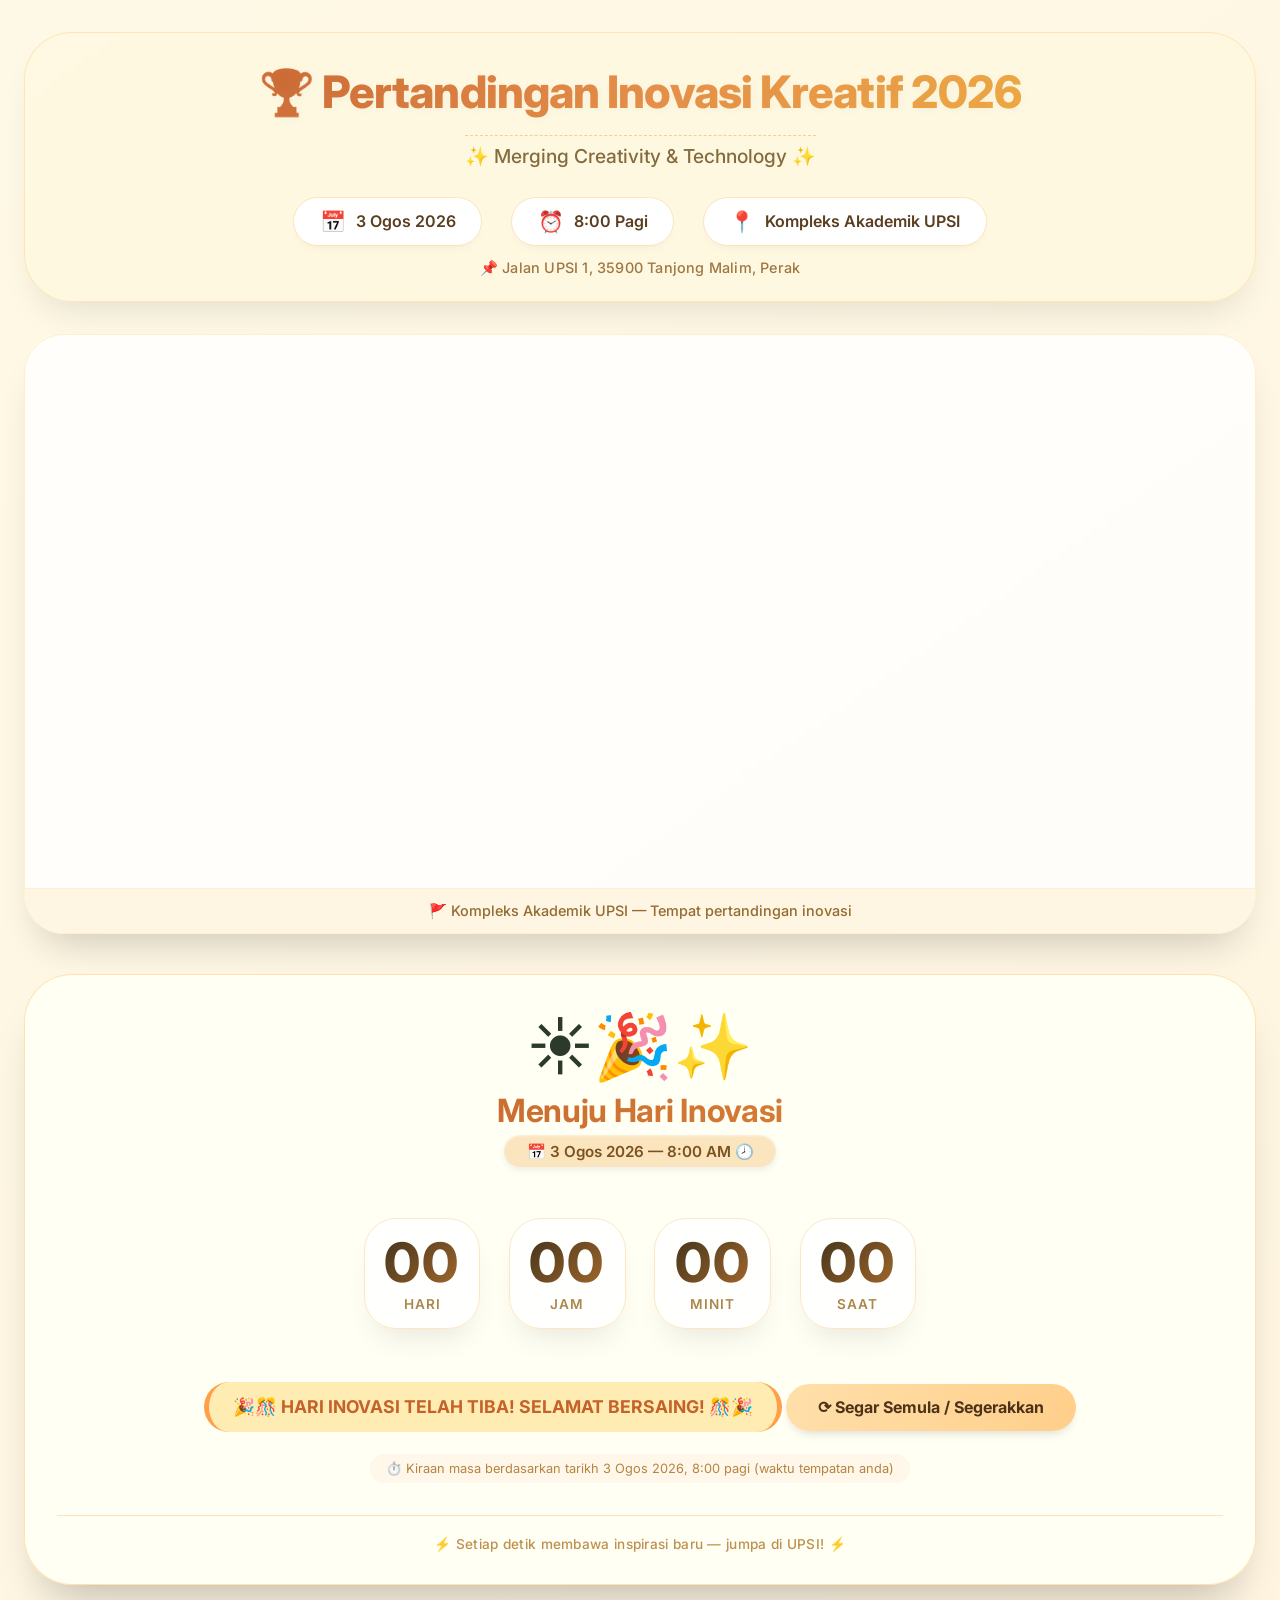
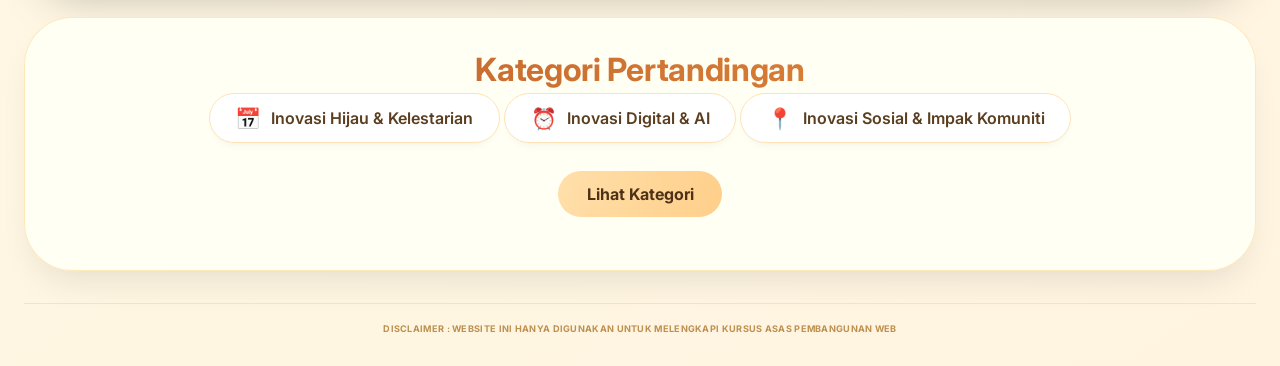
<file: index.html>
<!DOCTYPE html>
<html lang="en">
<head>
    <meta charset="UTF-8">
    <meta name="viewport" content="width=device-width, initial-scale=1.0, user-scalable=yes">
    <title>Inovasi 2026 | Countdown to Innovation Competition</title>
    <link rel="stylesheet" href="style.css">
    <link href="https://fonts.googleapis.com/css2?family=Inter:opsz,wght@14..32,300;14..32,400;14..32,600;14..32,700;14..32,800&display=swap" rel="stylesheet">
</head>
<body>
<div class="hero-container">
    <div class="event-spotlight">
        <h1>🏆 Pertandingan Inovasi Kreatif 2026</h1>
        <div class="tagline">✨ Merging Creativity & Technology ✨</div>
        <div class="info-panel">
            <div class="info-chip"><i>📅</i> 3 Ogos 2026</div>
            <div class="info-chip"><i>⏰</i> 8:00 Pagi</div>
            <div class="info-chip"><i>📍</i> Kompleks Akademik UPSI</div>
        </div>
        <div class="address-sub">
            📌 Jalan UPSI 1, 35900 Tanjong Malim, Perak
        </div>
    </div>

    <div class="map-card">
        <div class="map-container">
            <iframe title="UPSI Kompleks Akademik Map" src="https://www.google.com/maps/embed?pb=!1m14!1m8!1m3!1d1005.7163807392702!2d101.53234440311047!3d3.7242508147603353!3m2!1i1024!2i768!4f13.1!3m3!1m2!1s0x31cb89c69b82a3ab%3A0x7fa38dc86ca7823!2sKompleks%20Akademik%20UPSI!5e1!3m2!1sen!2smy!4v1777512122505!5m2!1sen!2smy" style="border:0;" allowfullscreen="" loading="lazy" referrerpolicy="no-referrer-when-downgrade"></iframe>
        </div>
        <div class="map-label">
            🚩 Kompleks Akademik UPSI — Tempat pertandingan inovasi
        </div>
    </div>

    <div class="countdown-card">
        <div class="event-icon">☀️🎉✨</div>
        <h2>Menuju Hari Inovasi</h2>
        <div class="date-badge">📅 3 Ogos 2026 — 8:00 AM 🕗</div>
        
        <div class="timer-grid">
            <div class="time-block">
                <div class="time-number" id="days">00</div>
                <div class="time-label">Hari</div>
            </div>
            <div class="time-block">
                <div class="time-number" id="hours">00</div>
                <div class="time-label">Jam</div>
            </div>
            <div class="time-block">
                <div class="time-number" id="minutes">00</div>
                <div class="time-label">Minit</div>
            </div>
            <div class="time-block">
                <div class="time-number" id="seconds">00</div>
                <div class="time-label">Saat</div>
            </div>
        </div>

        <div id="messageBox" class="celebration-message countdown-message">
            ⏳ Persediaan terakhir menjelang inovasi hebat!
        </div>
        <button id="refreshBtn">⟳ Segar Semula / Segerakkan</button>
        <div class="extra-note">
            ⏱️ Kiraan masa berdasarkan tarikh 3 Ogos 2026, 8:00 pagi (waktu tempatan anda)
        </div>
        <footer>⚡ Setiap detik membawa inspirasi baru — jumpa di UPSI! ⚡</footer>
    </div>
    <div class="kategori-grid">
    <h3>Kategori Pertandingan</h3>
        <div class="kategori-info">
            <div class="kategori-chip"><i>📅</i> Inovasi Hijau & Kelestarian</div>
            <div class="kategori-chip"><i>⏰</i> Inovasi Digital & AI</div>
            <div class="kategori-chip"><i>📍</i> Inovasi Sosial & Impak Komuniti</div>
            <div class="page-wrapper">
                <a href="kategori.html" class="foward-button">
                    Lihat Kategori
                </a>
            </div>
        </div>
    </div>
</div>
<script src="script.js"></script>
</body>
<footer>
    <h6>DISCLAIMER : WEBSITE INI HANYA DIGUNAKAN UNTUK MELENGKAPI KURSUS ASAS PEMBANGUNAN WEB</h6>
</footer>
</html>
</file>
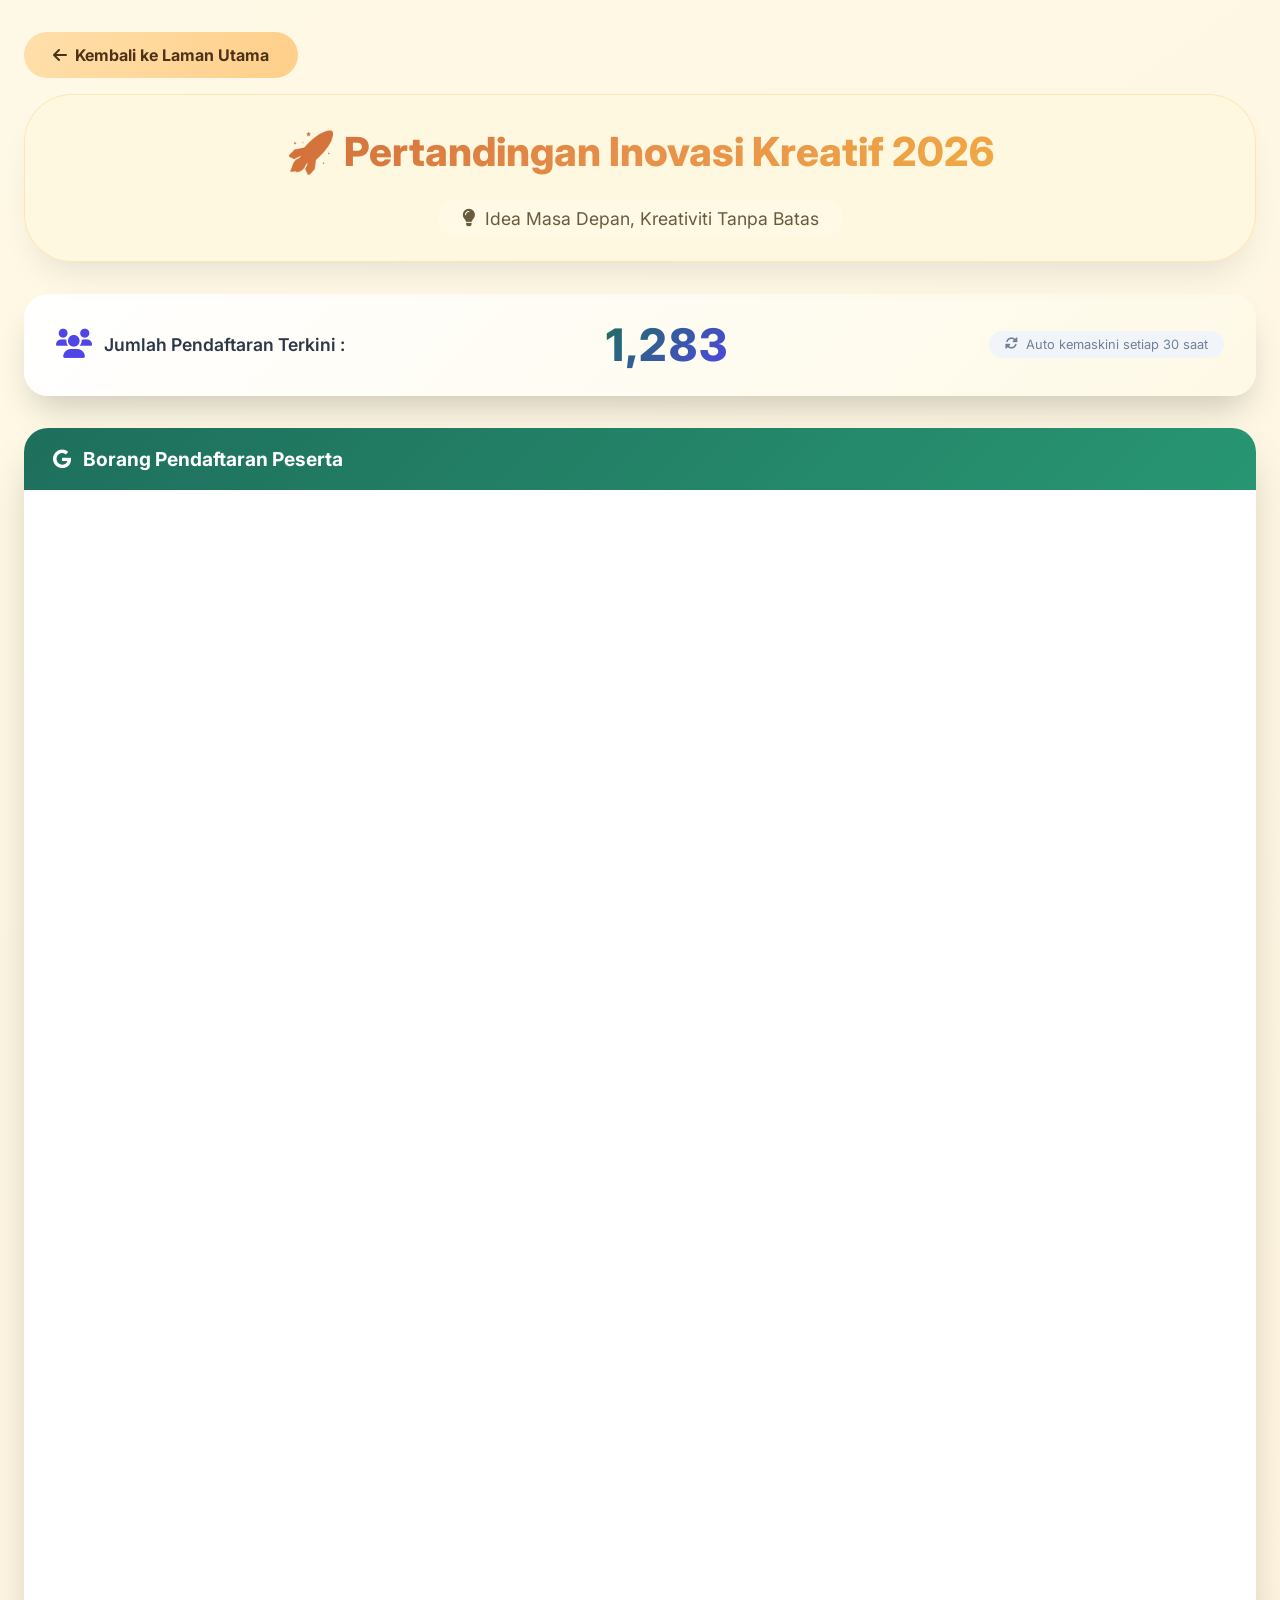
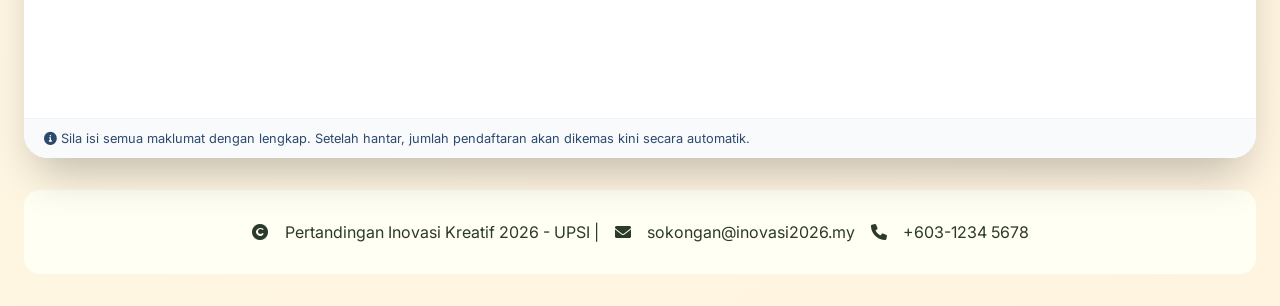
<file: daftar.html>
<!DOCTYPE html>
<html lang="ms">
<head>
  <meta charset="UTF-8">
  <meta name="viewport" content="width=device-width, initial-scale=1.0, user-scalable=yes">
  <title>Pendaftaran Pertandingan Inovasi Kreatif 2026</title>
  <link href="https://fonts.googleapis.com/css2?family=Inter:opsz,wght@14..32,300;14..32,400;14..32,600;14..32,700&display=swap" rel="stylesheet">
  <link rel="stylesheet" href="https://cdnjs.cloudflare.com/ajax/libs/font-awesome/6.0.0-beta3/css/all.min.css">
  <link rel="stylesheet" href="daftar_style.css">
</head>
<body>
<div class="page-wrapper">
  <a href="index.html" class="back-button">
    <i class="fas fa-arrow-left"></i> Kembali ke Laman Utama
  </a>
<div class="container">
  <div class="hero">
    <h1>🚀 Pertandingan Inovasi Kreatif 2026</h1>
    <div class="tagline"><i class="fas fa-lightbulb"></i> Idea Masa Depan, Kreativiti Tanpa Batas</div>
  </div>

  <div class="counter-card" id="counterWidget">
    <div class="total-label">
      <i class="fas fa-users"></i>
      <span>Jumlah Pendaftaran Terkini :</span>
    </div>
    <div id="countDisplay" class="total-number">--</div>
    <div class="refresh-badge">
      <i class="fas fa-sync-alt"></i>
      <span>Auto kemaskini setiap 30 saat</span>
    </div>
  </div>

  <div class="two-columns">
    <div class="form-wrapper">
      <div class="form-header">
        <i class="fab fa-google"></i> Borang Pendaftaran Peserta
      </div>
      <iframe class="google-embed" 
        src="https://docs.google.com/forms/d/e/1FAIpQLScdzursdjHnPolRwioUBZghKeZarFWtXrC18NtO7AqL7rSoCg/viewform?embedded=true" 
        title="Borang Pendaftaran Inovasi Kreatif 2026">
      </iframe>
      <div style="padding: 12px 20px; background:#f8fafc; font-size:0.8rem; border-top:1px solid #eef2ff; color:#2d4a6e;">
        <i class="fas fa-info-circle"></i> Sila isi semua maklumat dengan lengkap. Setelah hantar, jumlah pendaftaran akan dikemas kini secara automatik.
      </div>
    </div>
  </div>
  <div class="footer">
    <i class="fas fa-copyright"></i> Pertandingan Inovasi Kreatif 2026 - UPSI |<i class="fas fa-envelope"></i> sokongan@inovasi2026.my <i class="fas fa-phone"></i> +603-1234 5678
  </div>
</div>
<script src="daftar_script.js"></script>
</body>
</html>
</file>
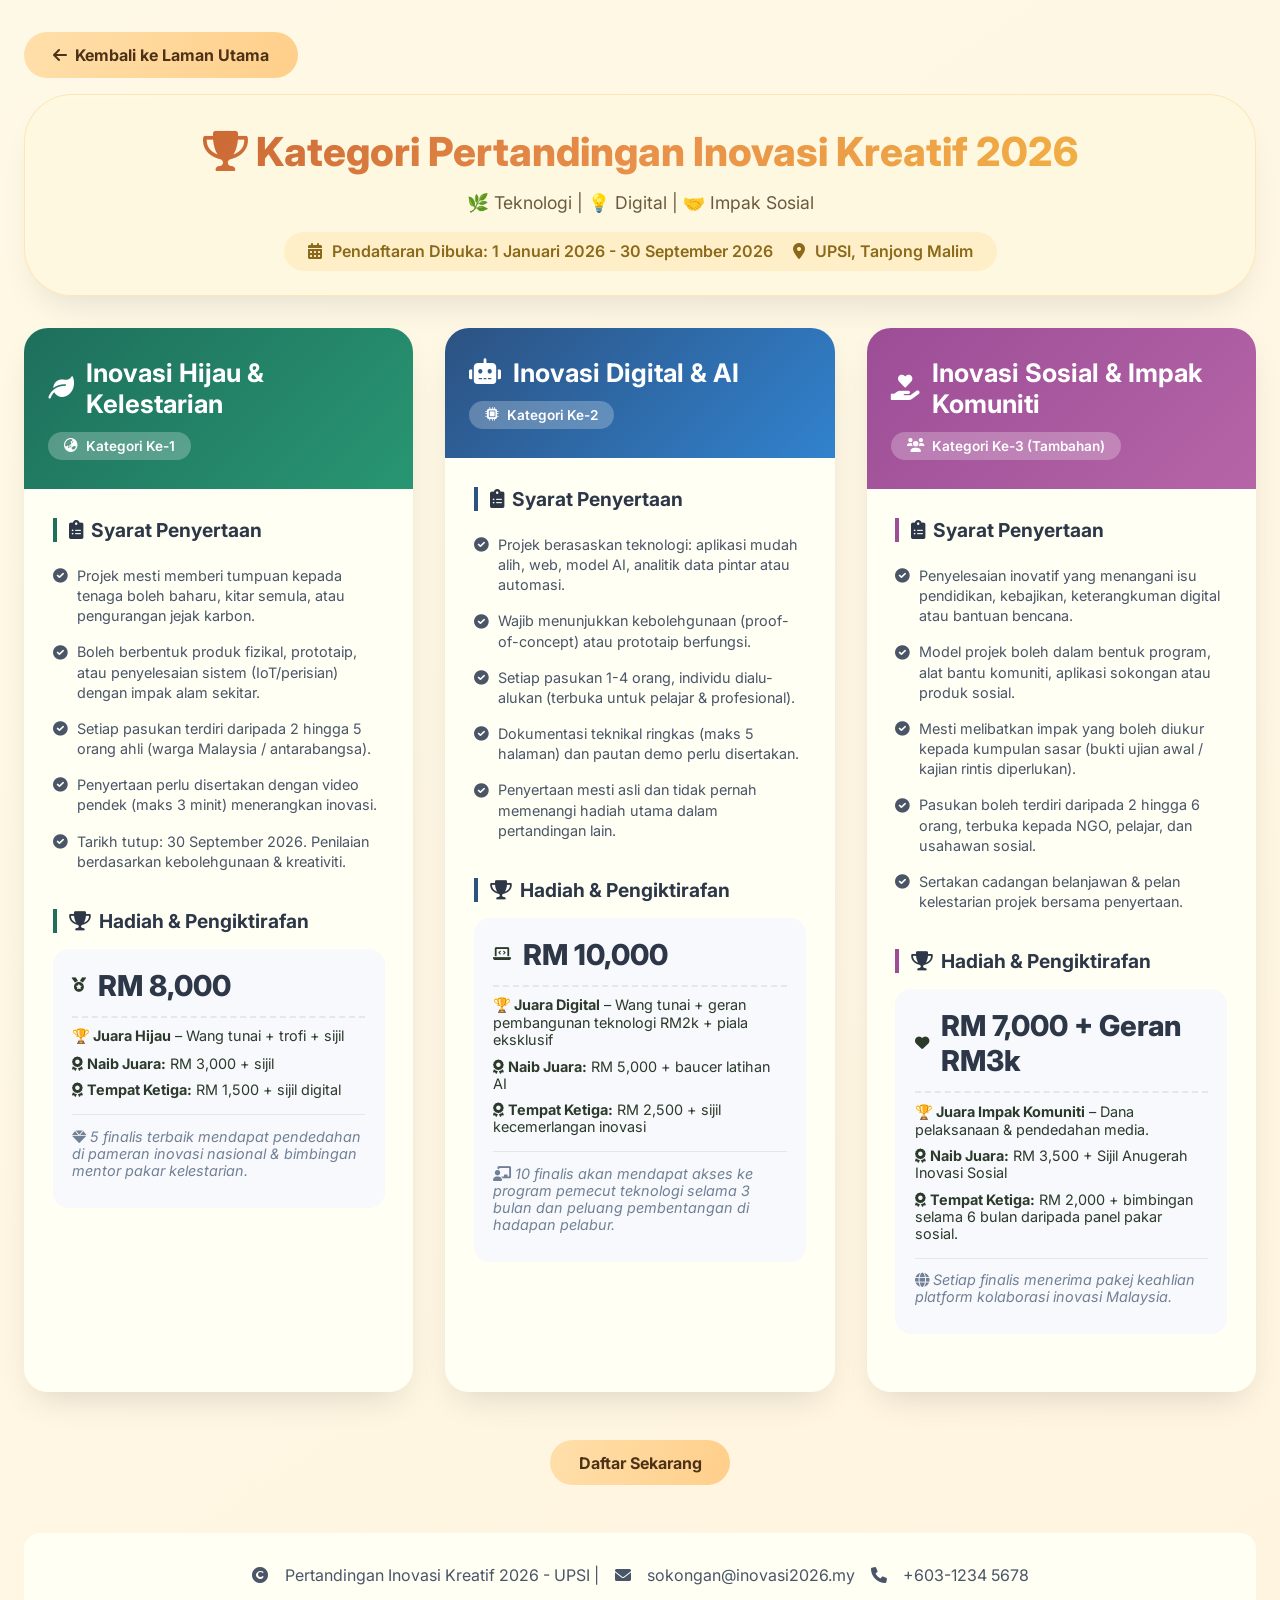
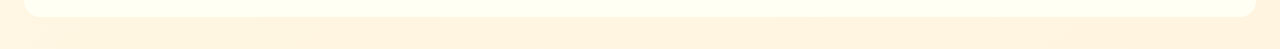
<file: kategori.html>
<!DOCTYPE html>
<html lang="ms">
<head>
    <meta charset="UTF-8">
    <meta name="viewport" content="width=device-width, initial-scale=1.0, user-scalable=yes">
    <title>Pertandingan Inovasi 2026 - Kategori & Hadiah</title>
    <link href="https://fonts.googleapis.com/css2?family=Inter:opsz,wght@14..32,300;14..32,400;14..32,500;14..32,600;14..32,700;14..32,800&display=swap" rel="stylesheet">
    <link rel="stylesheet" href="https://cdnjs.cloudflare.com/ajax/libs/font-awesome/6.0.0-beta3/css/all.min.css">
	<link rel="stylesheet" href="kategori_style.css">
</head>
<body>
<div class="page-wrapper">
    <a href="index.html" class="back-button">
        <i class="fas fa-arrow-left"></i> Kembali ke Laman Utama
    </a>

    <div class="hero-section">
        <h1><i class="fas fa-trophy"></i> Kategori Pertandingan Inovasi Kreatif 2026</h1>
        <div class="subtitle">🌿 Teknologi | 💡 Digital | 🤝 Impak Sosial</div>
        <div class="event-date">
            <i class="fas fa-calendar-alt"></i> Pendaftaran Dibuka: 1 Januari 2026 - 30 September 2026
            <i class="fas fa-map-marker-alt" style="margin-left: 10px;"></i> UPSI, Tanjong Malim
        </div>
    </div>

    <div class="categories-grid">
        <div class="category-card cat-1" data-category="green">
            <div class="card-header">
                <h2>
                    <i class="fas fa-leaf"></i> 
                    Inovasi Hijau & Kelestarian
                </h2>
                <div class="badge-kategori"><i class="fas fa-globe-asia"></i> Kategori Ke-1</div>
            </div>
            <div class="card-content">
                <div class="section-info">
                    <h3><i class="fas fa-clipboard-list"></i> Syarat Penyertaan</h3>
                    <ul>
                        <li><i class="fas fa-check-circle"></i> Projek mesti memberi tumpuan kepada tenaga boleh baharu, kitar semula, atau pengurangan jejak karbon.</li>
                        <li><i class="fas fa-check-circle"></i> Boleh berbentuk produk fizikal, prototaip, atau penyelesaian sistem (IoT/perisian) dengan impak alam sekitar.</li>
                        <li><i class="fas fa-check-circle"></i> Setiap pasukan terdiri daripada 2 hingga 5 orang ahli (warga Malaysia / antarabangsa).</li>
                        <li><i class="fas fa-check-circle"></i> Penyertaan perlu disertakan dengan video pendek (maks 3 minit) menerangkan inovasi.</li>
                        <li><i class="fas fa-check-circle"></i> Tarikh tutup: 30 September 2026. Penilaian berdasarkan kebolehgunaan & kreativiti.</li>
                    </ul>
                </div>
                <div class="section-info">
                    <h3><i class="fas fa-trophy"></i> Hadiah & Pengiktirafan</h3>
                    <div class="prize-box">
                        <div class="icon-text">
                            <i class="fas fa-medal"></i>
                            <span class="prize-amount">RM 8,000</span>
                        </div>
                        <div><strong>🏆 Juara Hijau</strong> – Wang tunai + trofi + sijil</div>
                        <div><i class="fas fa-award"></i> <strong>Naib Juara:</strong> RM 3,000 + sijil</div>
                        <div><i class="fas fa-award"></i> <strong>Tempat Ketiga:</strong> RM 1,500 + sijil digital</div>
                        <div class="prize-note"><i class="fas fa-gem"></i> 5 finalis terbaik mendapat pendedahan di pameran inovasi nasional & bimbingan mentor pakar kelestarian.</div>
                    </div>
                </div>
            </div>
        </div>

        <div class="category-card cat-2" data-category="digital">
            <div class="card-header">
                <h2>
                    <i class="fas fa-robot"></i> 
                    Inovasi Digital & AI
                </h2>
                <div class="badge-kategori"><i class="fas fa-microchip"></i> Kategori Ke-2</div>
            </div>
            <div class="card-content">
                <div class="section-info">
                    <h3><i class="fas fa-clipboard-list"></i> Syarat Penyertaan</h3>
                    <ul>
                        <li><i class="fas fa-check-circle"></i> Projek berasaskan teknologi: aplikasi mudah alih, web, model AI, analitik data pintar atau automasi.</li>
                        <li><i class="fas fa-check-circle"></i> Wajib menunjukkan kebolehgunaan (proof-of-concept) atau prototaip berfungsi.</li>
                        <li><i class="fas fa-check-circle"></i> Setiap pasukan 1-4 orang, individu dialu-alukan (terbuka untuk pelajar & profesional).</li>
                        <li><i class="fas fa-check-circle"></i> Dokumentasi teknikal ringkas (maks 5 halaman) dan pautan demo perlu disertakan.</li>
                        <li><i class="fas fa-check-circle"></i> Penyertaan mesti asli dan tidak pernah memenangi hadiah utama dalam pertandingan lain.</li>
                    </ul>
                </div>
                <div class="section-info">
                    <h3><i class="fas fa-trophy"></i> Hadiah & Pengiktirafan</h3>
                    <div class="prize-box">
                        <div class="icon-text">
                            <i class="fas fa-laptop-code"></i>
                            <span class="prize-amount">RM 10,000</span>
                        </div>
                        <div><strong>🏆 Juara Digital</strong> – Wang tunai + geran pembangunan teknologi RM2k + piala eksklusif</div>
                        <div><i class="fas fa-award"></i> <strong>Naib Juara:</strong> RM 5,000 + baucer latihan AI</div>
                        <div><i class="fas fa-award"></i> <strong>Tempat Ketiga:</strong> RM 2,500 + sijil kecemerlangan inovasi</div>
                        <div class="prize-note"><i class="fas fa-chalkboard-user"></i> 10 finalis akan mendapat akses ke program pemecut teknologi selama 3 bulan dan peluang pembentangan di hadapan pelabur.</div>
                    </div>
                </div>
            </div>
        </div>

        <div class="category-card cat-3" data-category="social">
            <div class="card-header">
                <h2>
                    <i class="fas fa-hand-holding-heart"></i> 
                    Inovasi Sosial & Impak Komuniti
                </h2>
                <div class="badge-kategori"><i class="fas fa-users"></i> Kategori Ke-3 (Tambahan)</div>
            </div>
            <div class="card-content">
                <div class="section-info">
                    <h3><i class="fas fa-clipboard-list"></i> Syarat Penyertaan</h3>
                    <ul>
                        <li><i class="fas fa-check-circle"></i> Penyelesaian inovatif yang menangani isu pendidikan, kebajikan, keterangkuman digital atau bantuan bencana.</li>
                        <li><i class="fas fa-check-circle"></i> Model projek boleh dalam bentuk program, alat bantu komuniti, aplikasi sokongan atau produk sosial.</li>
                        <li><i class="fas fa-check-circle"></i> Mesti melibatkan impak yang boleh diukur kepada kumpulan sasar (bukti ujian awal / kajian rintis diperlukan).</li>
                        <li><i class="fas fa-check-circle"></i> Pasukan boleh terdiri daripada 2 hingga 6 orang, terbuka kepada NGO, pelajar, dan usahawan sosial.</li>
                        <li><i class="fas fa-check-circle"></i> Sertakan cadangan belanjawan & pelan kelestarian projek bersama penyertaan.</li>
                    </ul>
                </div>
                <div class="section-info">
                    <h3><i class="fas fa-trophy"></i> Hadiah & Pengiktirafan</h3>
                    <div class="prize-box">
                        <div class="icon-text">
                            <i class="fas fa-heart"></i>
                            <span class="prize-amount">RM 7,000 + Geran RM3k</span>
                        </div>
                        <div><strong>🏆 Juara Impak Komuniti</strong> – Dana pelaksanaan & pendedahan media.</div>
                        <div><i class="fas fa-award"></i> <strong>Naib Juara:</strong> RM 3,500 + Sijil Anugerah Inovasi Sosial</div>
                        <div><i class="fas fa-award"></i> <strong>Tempat Ketiga:</strong> RM 2,000 + bimbingan selama 6 bulan daripada panel pakar sosial.</div>
                        <div class="prize-note"><i class="fas fa-globe"></i> Setiap finalis menerima pakej keahlian platform kolaborasi inovasi Malaysia.</div>
                    </div>
                </div>
            </div>
        </div>
    </div>

    <div class="daftar-grid">
        <div class="daftar-info">
            <div class="page-wrapper">
                <a href="daftar.html" class="foward-button">
                    Daftar Sekarang
                </a>
            </div>
        </div>
    </div>
    <footer>
        <i class="fas fa-copyright"></i> Pertandingan Inovasi Kreatif 2026 - UPSI |<i class="fas fa-envelope"></i> sokongan@inovasi2026.my <i class="fas fa-phone"></i> +603-1234 5678
    </footer>
</div>

<script src="kategori_script.js"></script>
</body>
</html>
</file>
<file: style.css>
* {
    margin: 0;
    padding: 0;
    box-sizing: border-box;
}

body {
    background: linear-gradient(145deg, #fef9e6 0%, #fff4e0 100%);
    font-family: 'Inter', sans-serif;
    padding: 2rem 1.5rem;
    color: #2c3a2b;
    min-height: 100vh;
}

/* main container with elegance */
.hero-container {
    max-width: 1280px;
    margin: 0 auto;
}

/* header card / event spotlight */
.event-spotlight {
    background: rgba(255, 248, 225, 0.85);
    backdrop-filter: blur(2px);
    border-radius: 3rem;
    padding: 2rem 2rem 1.5rem;
    margin-bottom: 2rem;
    text-align: center;
    box-shadow: 0 20px 35px -12px rgba(0, 0, 0, 0.1);
    border: 1px solid rgba(255, 215, 150, 0.6);
}

h1 {
    font-size: 2.8rem;
    font-weight: 800;
    background: linear-gradient(135deg, #c25b2e, #e8904a, #f4b942);
    background-clip: text;
    -webkit-background-clip: text;
    color: transparent;
    letter-spacing: -0.02em;
    margin-bottom: 0.75rem;
    text-shadow: 2px 2px 10px rgba(0,0,0,0.03);
}

h6 {
	text-align: center;
	
}

.tagline {
    font-size: 1.2rem;
    font-weight: 500;
    color: #846c3e;
    border-top: 1px dashed #f0cf9c;
    display: inline-block;
    padding-top: 0.5rem;
    margin-top: 0.25rem;
}

.info-panel {
    display: flex;
    flex-wrap: wrap;
    justify-content: center;
    gap: 1.8rem;
    margin: 1.8rem 0 0.8rem;
}

.info-chip {
    background: white;
    padding: 0.7rem 1.6rem;
    border-radius: 60px;
    display: inline-flex;
    align-items: center;
    gap: 10px;
    font-weight: 600;
    font-size: 1rem;
    box-shadow: 0 6px 12px -8px rgba(0,0,0,0.1);
    border: 1px solid #ffe2b5;
    color: #5a3e1f;
}

.info-chip i {
    font-size: 1.3rem;
    font-style: normal;
}

.address-sub {
    font-size: 0.9rem;
    margin-top: 12px;
    color: #9f7742;
    font-weight: 500;
    letter-spacing: 0.2px;
}

/* map section modern */
.map-card {
    background: #ffffffcc;
    backdrop-filter: blur(4px);
    border-radius: 2.5rem;
    overflow: hidden;
    margin-bottom: 2.5rem;
    box-shadow: 0 25px 40px -18px rgba(0, 0, 0, 0.2);
    transition: all 0.2s ease;
    border: 1px solid #ffefcf;
}

.map-container {
    position: relative;
    width: 100%;
    padding-bottom: 45%;
    height: 0;
}

.map-container iframe {
    position: absolute;
    top: 0;
    left: 0;
    width: 100%;
    height: 100%;
    border: 0;
}

.map-label {
    background: #fef5e3;
    padding: 0.8rem 1.8rem;
    text-align: center;
    font-weight: 500;
    color: #946b30;
    border-top: 1px solid #ffefcf;
    font-size: 0.9rem;
}

/* COUNTDOWN CARD — modern glassmorphism */
.countdown-card {
    background: rgba(255, 255, 245, 0.96);
    backdrop-filter: blur(10px);
    border-radius: 3rem;
    padding: 2rem 2rem 2rem 2rem;
    text-align: center;
    box-shadow: 0 30px 45px -20px rgba(0, 0, 0, 0.25);
    border: 1px solid rgba(255, 215, 140, 0.7);
    margin-bottom: 2rem;
}

.event-icon {
    font-size: 4rem;
    margin-bottom: 0.4rem;
}

.countdown-card h2 {
    font-size: 2rem;
    font-weight: 700;
    letter-spacing: -0.3px;
    background: linear-gradient(120deg, #bb5b2c, #e58e3a);
    background-clip: text;
    -webkit-background-clip: text;
    color: transparent;
    margin-bottom: 0.3rem;
}

.date-badge {
    background: #fbe5bf;
    display: inline-block;
    padding: 0.4rem 1.4rem;
    border-radius: 40px;
    font-size: 0.95rem;
    font-weight: 600;
    color: #7c521f;
    margin-bottom: 2rem;
    box-shadow: inset 0 1px 2px #fff9, 0 3px 6px #0001;
}

/* Timer Grid */
.timer-grid {
    display: flex;
    flex-wrap: wrap;
    justify-content: center;
    gap: 1.8rem;
    margin: 1.2rem 0 1.8rem;
}

.time-block {
    background: #ffffffea;
    border-radius: 2rem;
    padding: 1rem 1.2rem;
    min-width: 105px;
    box-shadow: 0 18px 30px -12px rgba(0, 0, 0, 0.1);
    border: 1px solid #ffe6c1;
    transition: transform 0.2s;
}

.time-block:hover {
    transform: translateY(-5px);
}

.time-number {
    font-size: 3.4rem;
    font-weight: 800;
    background: linear-gradient(135deg, #43341c, #a4682c);
    background-clip: text;
    -webkit-background-clip: text;
    color: transparent;
    letter-spacing: 2px;
    line-height: 1;
}

.time-label {
    font-size: 0.85rem;
    text-transform: uppercase;
    font-weight: 600;
    letter-spacing: 1px;
    color: #ac874c;
    margin-top: 0.4rem;
}

.celebration-message {
    background: #fff5e6;
    border-radius: 50px;
    padding: 0.9rem 1.5rem;
    font-weight: 600;
    font-size: 1.1rem;
    margin: 1.5rem 0 1.2rem;
    display: inline-block;
    color: #c4622a;
    border-left: 5px solid #f4ac5d;
    border-right: 5px solid #f4ac5d;
    backdrop-filter: blur(2px);
    transition: all 0.3s ease;
}

button {
    background: linear-gradient(105deg, #ffdfaa, #ffcf8a);
    border: none;
    padding: 0.85rem 2rem;
    font-size: 1rem;
    font-weight: 700;
    border-radius: 80px;
    color: #4d3217;
    cursor: pointer;
    display: inline-flex;
    align-items: center;
    gap: 10px;
    margin: 0.5rem 0 1rem;
    transition: all 0.2s;
    box-shadow: 0 6px 12px -6px rgba(0,0,0,0.2);
    font-family: 'Inter', sans-serif;
}

button:hover {
    background: linear-gradient(105deg, #ffd89a, #ffc172);
    transform: scale(0.98);
    box-shadow: 0 3px 8px -3px rgba(0,0,0,0.2);
}

.extra-note {
    font-size: 0.8rem;
    color: #b68441;
    background: #fff7e9;
    padding: 0.45rem 1rem;
    border-radius: 50px;
    display: inline-block;
    margin: 0.2rem auto;
}

.kategori-grid {
    background: rgba(255, 255, 245, 0.96);
    backdrop-filter: blur(2px);
    border-radius: 3rem;
    padding: 2rem 2rem 1.5rem;
    margin-bottom: 2rem;
    text-align: center;
    box-shadow: 0 20px 35px -12px rgba(0, 0, 0, 0.1);
    border: 1px solid rgba(255, 215, 150, 0.6);
}

.kategori-grid h3 {
    font-size: 2rem;
    font-weight: 700;
    letter-spacing: -0.3px;
    background: linear-gradient(120deg, #bb5b2c, #e58e3a);
    background-clip: text;
    -webkit-background-clip: text;
    color: transparent;
    margin-bottom: 0.3rem;
}

.kategori-panel {
    display: flex;
    flex-wrap: wrap;
    justify-content: center;
    gap: 1.8rem;
    margin: 1.8rem 0 0.8rem;
}

.kategori-chip {
    background: white;
    padding: 0.7rem 1.6rem;
    border-radius: 60px;
    display: inline-flex;
    align-items: center;
    gap: 10px;
    font-weight: 600;
    font-size: 1rem;
    box-shadow: 0 6px 12px -8px rgba(0,0,0,0.1);
    border: 1px solid #ffe2b5;
    color: #5a3e1f;
}

.kategori-chip i {
    font-size: 1.3rem;
    font-style: normal;
}

.page-wrapper {
    display: flex;
    flex-wrap: wrap;
    justify-content: center;
    gap: 1.8rem;
    margin: 1.8rem 0 0.8rem;
}

.foward-button {
    display: inline-flex;
	position: center;
    align-items: center;
    gap: 8px;
    background: linear-gradient(105deg, #ffdfaa, #ffcf8a);
	border: none;
    padding: 0.8rem 1.8rem;
    font-size: 1rem;
    font-weight: 700;
    border-radius: 80px;
    color: #4d3217;
    cursor: pointer;
    margin-bottom: 1rem;
    transition: all 0.2s;
    text-decoration: none;
}

.foward-button:hover {
	transform: translateY(-5px);
	background: linear-gradient(105deg, #ffd89a, #ffc172);
}

footer {
    margin-top: 1.8rem;
    font-size: 0.85rem;
    font-weight: 500;
    color: #be904f;
    border-top: 1px solid #ffe0b7;
    padding-top: 1.2rem;
    letter-spacing: 0.3px;
}

/* responsive refinements */
@media (max-width: 700px) {
    body {
        padding: 1rem;
    }
    h1 {
        font-size: 2rem;
    }
    .timer-grid {
        gap: 0.9rem;
    }
    .time-block {
        min-width: 70px;
        padding: 0.7rem 0.5rem;
    }
    .time-number {
        font-size: 2.2rem;
    }
    .countdown-card h2 {
        font-size: 1.5rem;
    }
    .info-chip {
        padding: 0.4rem 1rem;
        font-size: 0.8rem;
    }
    .map-container {
        padding-bottom: 65%;
    }
    .event-spotlight {
        padding: 1.5rem;
    }
}

@media (max-width: 480px) {
    .time-number {
        font-size: 1.9rem;
    }
    .time-block {
        min-width: 60px;
    }
    .celebration-message {
        font-size: 0.9rem;
        padding: 0.7rem 1rem;
    }
    button {
        padding: 0.7rem 1.5rem;
        font-size: 0.9rem;
    }
}

/* animation for subtle glow effect on countdown */
@keyframes softPulse {
    0% { opacity: 0.7; text-shadow: 0 0 0px #ffb86b;}
    100% { opacity: 1; text-shadow: 0 0 3px #ffd58c;}
}

.countdown-message {
    transition: all 0.25s;
}

/* additional polish for touch */
button:active {
    transform: scale(0.96);
}
</file>
<file: daftar_style.css>
* {
      margin: 0;
      padding: 0;
      box-sizing: border-box;
    }

    body {
	  background: linear-gradient(145deg, #fef9e6 0%, #fff4e0 100%);
	  font-family: 'Inter', sans-serif;
      padding: 2rem 1.5rem;
      color: #2c3a2b;
      min-height: 100vh;
    }

    .page-wrapper {
      max-width: 1280px;
      margin: 0 auto;
	}
	
	.back-button {
      display: inline-flex;
      align-items: center;
      gap: 8px;
      background: linear-gradient(105deg, #ffdfaa, #ffcf8a);
      border: none;
      padding: 0.8rem 1.8rem;
      font-size: 1rem;
      font-weight: 700;
      border-radius: 80px;
      color: #4d3217;
      cursor: pointer;
      margin-bottom: 1rem;
      transition: all 0.2s;
      text-decoration: none;
    }

    .back-button:hover {
      transform: translateX(-5px);
      background: linear-gradient(105deg, #ffd89a, #ffc172);
    }

	.container {
      max-width: 1300px;
      margin: 0 auto;
    }
	
    .back-button:hover {
      background: rgba(255,255,255,0.35);
      transform: translateX(-5px);
    }

    /* Hero Section */
    .hero {
      background: rgba(255, 248, 225, 0.85);
      backdrop-filter: blur(2px);
      border-radius: 3rem;
      padding: 2rem 2rem 1.5rem;
      margin-bottom: 2rem;
      text-align: center;
      box-shadow: 0 20px 35px -12px rgba(0, 0, 0, 0.1);
      border: 1px solid rgba(255, 215, 150, 0.6);
    }

    h1 {
      font-size: 2.5rem;
      font-weight: 800;
      background: linear-gradient(135deg, #c25b2e, #e8904a, #f4b942);
      background-clip: text;
      -webkit-background-clip: text;
      color: transparent;
      margin-bottom: 1rem;
    }

    .tagline {
      font-size: 1.1rem;
	  color: #6b5b3e;
      display: inline-flex;
      align-items: center;
      gap: 10px;
      background: rgba(255,255,255,0.15);
      padding: 0.5rem 1.5rem;
      border-radius: 50px;
      backdrop-filter: blur(5px);
      margin-top: 0.5rem;
    }

    /* Counter Card */
    .counter-card {
      background: white;
      border-radius: 1.5rem;
      padding: 1.5rem 2rem;
      margin-bottom: 2rem;
      display: flex;
      align-items: center;
      justify-content: space-between;
      flex-wrap: wrap;
      gap: 1rem;
      box-shadow: 0 20px 35px -10px rgba(0,0,0,0.2);
      background: linear-gradient(135deg, #ffffff 0%, #fef9e6 100%);
    }

    .total-label {
      display: flex;
      align-items: center;
      gap: 12px;
      font-size: 1.1rem;
      font-weight: 600;
      color: #2d3748;
    }

    .total-label i {
      font-size: 1.8rem;
      color: #4f46e5;
    }

    .total-number {
      font-size: 2.8rem;
      font-weight: 800;
      background: linear-gradient(135deg, #1e6f5c, #4f46e5);
      background-clip: text;
      -webkit-background-clip: text;
      color: transparent;
      letter-spacing: 2px;
    }

    .refresh-badge {
      display: flex;
      align-items: center;
      gap: 8px;
      font-size: 0.8rem;
      color: #718096;
      background: #f1f5f9;
      padding: 0.4rem 1rem;
      border-radius: 50px;
    }

    /* Two Columns Layout */
    .two-columns {
      display: grid;
      grid-template-columns: 1fr;
      gap: 2rem;
    }

    .form-wrapper {
      background: white;
      border-radius: 1.5rem;
      overflow: hidden;
      box-shadow: 0 25px 45px -12px rgba(0,0,0,0.25);
    }

    .form-header {
      background: linear-gradient(135deg, #1e6f5c, #289672);
      color: white;
      padding: 1.2rem 1.8rem;
      font-size: 1.2rem;
      font-weight: 700;
      display: flex;
      align-items: center;
      gap: 12px;
    }

    .google-embed {
      width: 100%;
      height: 1224px;
      border: none;
    }

    .info-note {
      padding: 12px 20px;
      background: #f8fafc;
      font-size: 0.8rem;
      border-top: 1px solid #eef2ff;
      color: #2d4a6e;
      display: flex;
      align-items: center;
      gap: 10px;
    }

    /* Footer */
    .footer {
      text-align: center;
      padding: 2rem;
      background: white;
      border-radius: 1rem;
      margin-top: 2rem;
	  background: rgba(255, 255, 245, 0.96);
      display: flex;
      justify-content: center;
      align-items: center;
      gap: 1rem;
      flex-wrap: wrap;
    }

    /* Responsive */
    @media (max-width: 768px) {
      body {
        padding: 1rem;
      }
      h1 {
        font-size: 1.6rem;
      }
      .counter-card {
        flex-direction: column;
        text-align: center;
      }
      .total-number {
        font-size: 2.2rem;
      }
      .google-embed {
        height: 550px;
      }
    }

    /* Animation */
    @keyframes pulse {
      0%, 100% {
        transform: scale(1);
      }
      50% {
        transform: scale(1.05);
      }
    }

    .total-number.updating {
      animation: pulse 0.3s ease;
    }
</file>
<file: kategori_style.css>
* {
            margin: 0;
            padding: 0;
            box-sizing: border-box;
        }

        body {
            background: linear-gradient(145deg, #fef9e6 0%, #fff4e0 100%);
			font-family: 'Inter', sans-serif;
			padding: 2rem 1.5rem;
			color: #2c3a2b;
			min-height: 100vh;
        }

        /* Main Container */
        .page-wrapper {
            max-width: 1280px;
            margin: 0 auto;
        }

        /* Header Section */
        .hero-section {
            background: rgba(255, 248, 225, 0.85);
			backdrop-filter: blur(2px);
			border-radius: 3rem;
			padding: 2rem 2rem 1.5rem;
			margin-bottom: 2rem;
			text-align: center;
			box-shadow: 0 20px 35px -12px rgba(0, 0, 0, 0.1);
			border: 1px solid rgba(255, 215, 150, 0.6);
}

        h1 {
            font-size: 2.5rem;
            font-weight: 800;
            background: linear-gradient(135deg, #c25b2e, #e8904a, #f4b942);
            background-clip: text;
            -webkit-background-clip: text;
            color: transparent;
            margin-bottom: 1rem;
        }

        .subtitle {
            color: #6b5b3e;
            font-size: 1.1rem;
            margin-top: 0.5rem;
        }

        .event-date {
            display: inline-flex;
            align-items: center;
            gap: 10px;
            background: rgba(255,215,140,0.3);
            padding: 0.6rem 1.5rem;
            border-radius: 50px;
            margin-top: 1.2rem;
            font-weight: 600;
            color: #8b691b;
        }

        /* Categories Grid */
        .categories-grid {
            display: grid;
            grid-template-columns: repeat(auto-fit, minmax(350px, 1fr));
            gap: 2rem;
            margin-bottom: 3rem;
        }

        /* Category Cards */
        .category-card {
            background: rgba(255, 255, 245, 0.96);
            border-radius: 1.5rem;
            overflow: hidden;
            box-shadow: 0 15px 35px -12px rgba(0,0,0,0.15);
            transition: all 0.3s ease;
        }

        .category-card:hover {
            transform: translateY(-8px);
            box-shadow: 0 25px 40px -15px rgba(0,0,0,0.2);
        }

        .card-header {
            padding: 1.8rem 1.5rem;
            color: white;
            position: relative;
        }

        .cat-1 .card-header {
            background: linear-gradient(135deg, #1e6f5c, #289672);
        }
        .cat-2 .card-header {
            background: linear-gradient(135deg, #2c5282, #3182ce);
        }
        .cat-3 .card-header {
            background: linear-gradient(135deg, #9c4d96, #b565a7);
        }

        .card-header h2 {
            font-size: 1.6rem;
            display: flex;
            align-items: center;
            gap: 12px;
            margin-bottom: 0.8rem;
        }

        .badge-kategori {
            display: inline-flex;
            align-items: center;
            gap: 8px;
            background: rgba(255,255,255,0.25);
            padding: 0.4rem 1rem;
            border-radius: 50px;
            font-size: 0.85rem;
            font-weight: 600;
            backdrop-filter: blur(5px);
        }

        .card-content {
            padding: 1.8rem;
        }

        .section-info {
            margin-bottom: 1.8rem;
        }

        .section-info h3 {
            font-size: 1.2rem;
            margin-bottom: 1rem;
            color: #2d3748;
            display: flex;
            align-items: center;
            gap: 8px;
            border-left: 4px solid;
            padding-left: 12px;
        }

        .cat-1 .section-info h3 {
            border-left-color: #1e6f5c;
        }
        .cat-2 .section-info h3 {
            border-left-color: #2c5282;
        }
        .cat-3 .section-info h3 {
            border-left-color: #9c4d96;
        }

        .section-info ul {
            list-style: none;
            padding-left: 0;
        }

        .section-info li {
            padding: 0.5rem 0;
            display: flex;
            align-items: flex-start;
            gap: 10px;
            font-size: 0.9rem;
            line-height: 1.4;
            color: #4a5568;
        }

        .section-info li i {
            margin-top: 0.2rem;
            flex-shrink: 0;
        }

        .prize-box {
            background: #f7f9fc;
            padding: 1.2rem;
            border-radius: 1rem;
            margin-top: 0.5rem;
        }

        .icon-text {
            display: flex;
            align-items: center;
            gap: 12px;
            margin-bottom: 1rem;
            padding-bottom: 0.8rem;
            border-bottom: 2px dashed #e2e8f0;
        }

        .prize-amount {
            font-size: 1.8rem;
            font-weight: 800;
            color: #2d3748;
        }

        .prize-box > div {
            margin-bottom: 0.6rem;
            font-size: 0.9rem;
        }

        .prize-note {
            margin-top: 1rem;
            padding-top: 0.8rem;
            border-top: 1px solid #e2e8f0;
            font-size: 0.85rem;
            color: #718096;
            font-style: italic;
        }

        /* Footer */
        footer {
            text-align: center;
            padding: 2rem;
			background: rgba(255, 255, 245, 0.96);
            border-radius: 1rem;
            margin-top: 2rem;
            color: #4a5568;
            display: flex;
            justify-content: center;
            align-items: center;
            gap: 1rem;
            flex-wrap: wrap;
        }

        /* Back Button */
        .back-button {
            display: inline-flex;
            align-items: center;
            gap: 8px;
            background: linear-gradient(105deg, #ffdfaa, #ffcf8a);
            border: none;
            padding: 0.8rem 1.8rem;
            font-size: 1rem;
            font-weight: 700;
            border-radius: 80px;
            color: #4d3217;
            cursor: pointer;
            margin-bottom: 1rem;
            transition: all 0.2s;
            text-decoration: none;
			margin-right: 49rem;
        }

        .back-button:hover {
            transform: translateX(-5px);
            background: linear-gradient(105deg, #ffd89a, #ffc172);
        }
		
        .daftar-grid {
            text-align: center;
}

        .foward-button {
            display: inline-flex;
            align-items: center;
            gap: 8px;
            background: linear-gradient(105deg, #ffdfaa, #ffcf8a);
            border: none;
            padding: 0.8rem 1.8rem;
            font-size: 1rem;
            font-weight: 700;
            border-radius: 80px;
            color: #4d3217;
            cursor: pointer;
            margin-bottom: 1rem;
            transition: all 0.2s;
            text-decoration: none;
        }

        .foward-button:hover {
            transform: translateY(-5px);
            background: linear-gradient(105deg, #ffd89a, #ffc172);
        }

        /* Responsive */
        @media (max-width: 768px) {
            body {
                padding: 1rem;
            }
            h1 {
                font-size: 1.8rem;
            }
            .categories-grid {
                grid-template-columns: 1fr;
                gap: 1.5rem;
            }
            .card-header h2 {
                font-size: 1.3rem;
            }
            .prize-amount {
                font-size: 1.4rem;
            }
        }

        /* Animation */
        @keyframes fadeInUp {
            from {
                opacity: 0;
                transform: translateY(30px);
            }
            to {
                opacity: 1;
                transform: translateY(0);
            }
        }

        .category-card {
            animation: fadeInUp 0.6s ease backwards;
        }

        .category-card:nth-child(1) { animation-delay: 0.1s; }
        .category-card:nth-child(2) { animation-delay: 0.2s; }
        .category-card:nth-child(3) { animation-delay: 0.3s; }
</file>
